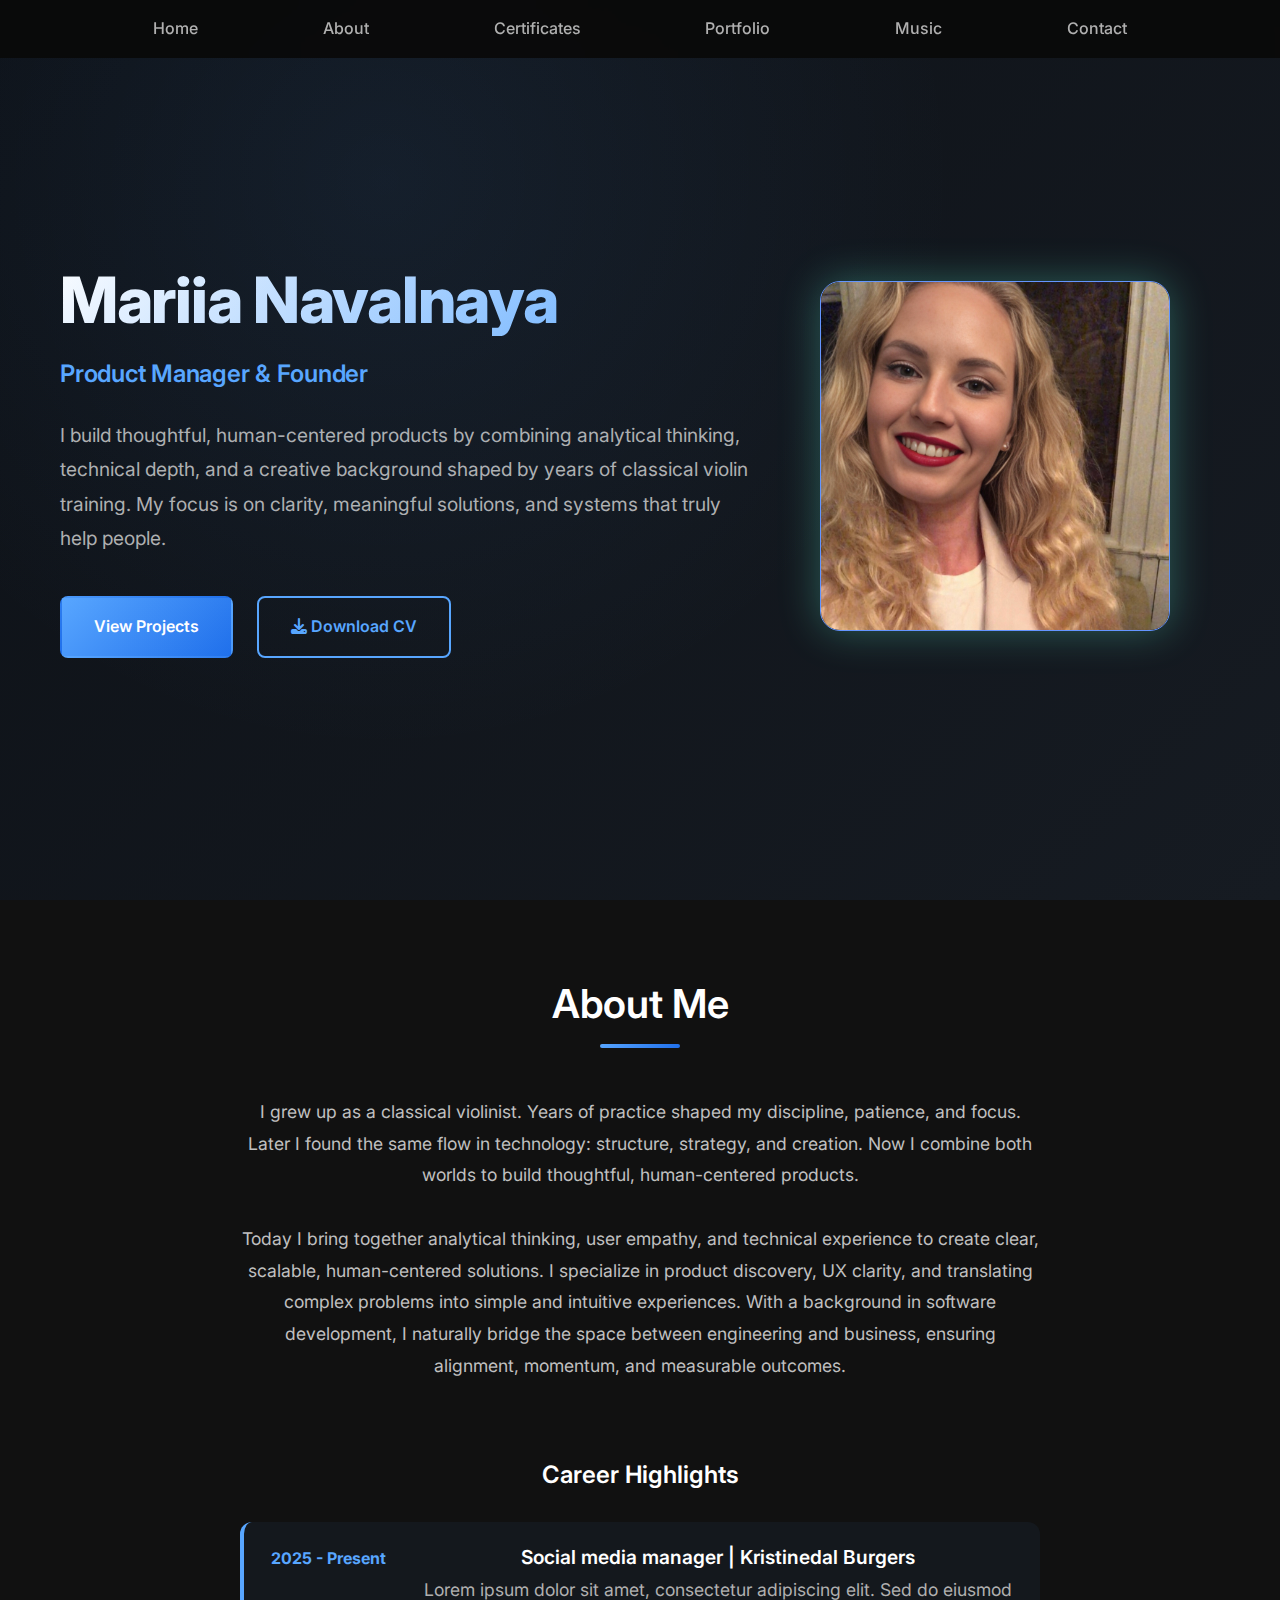
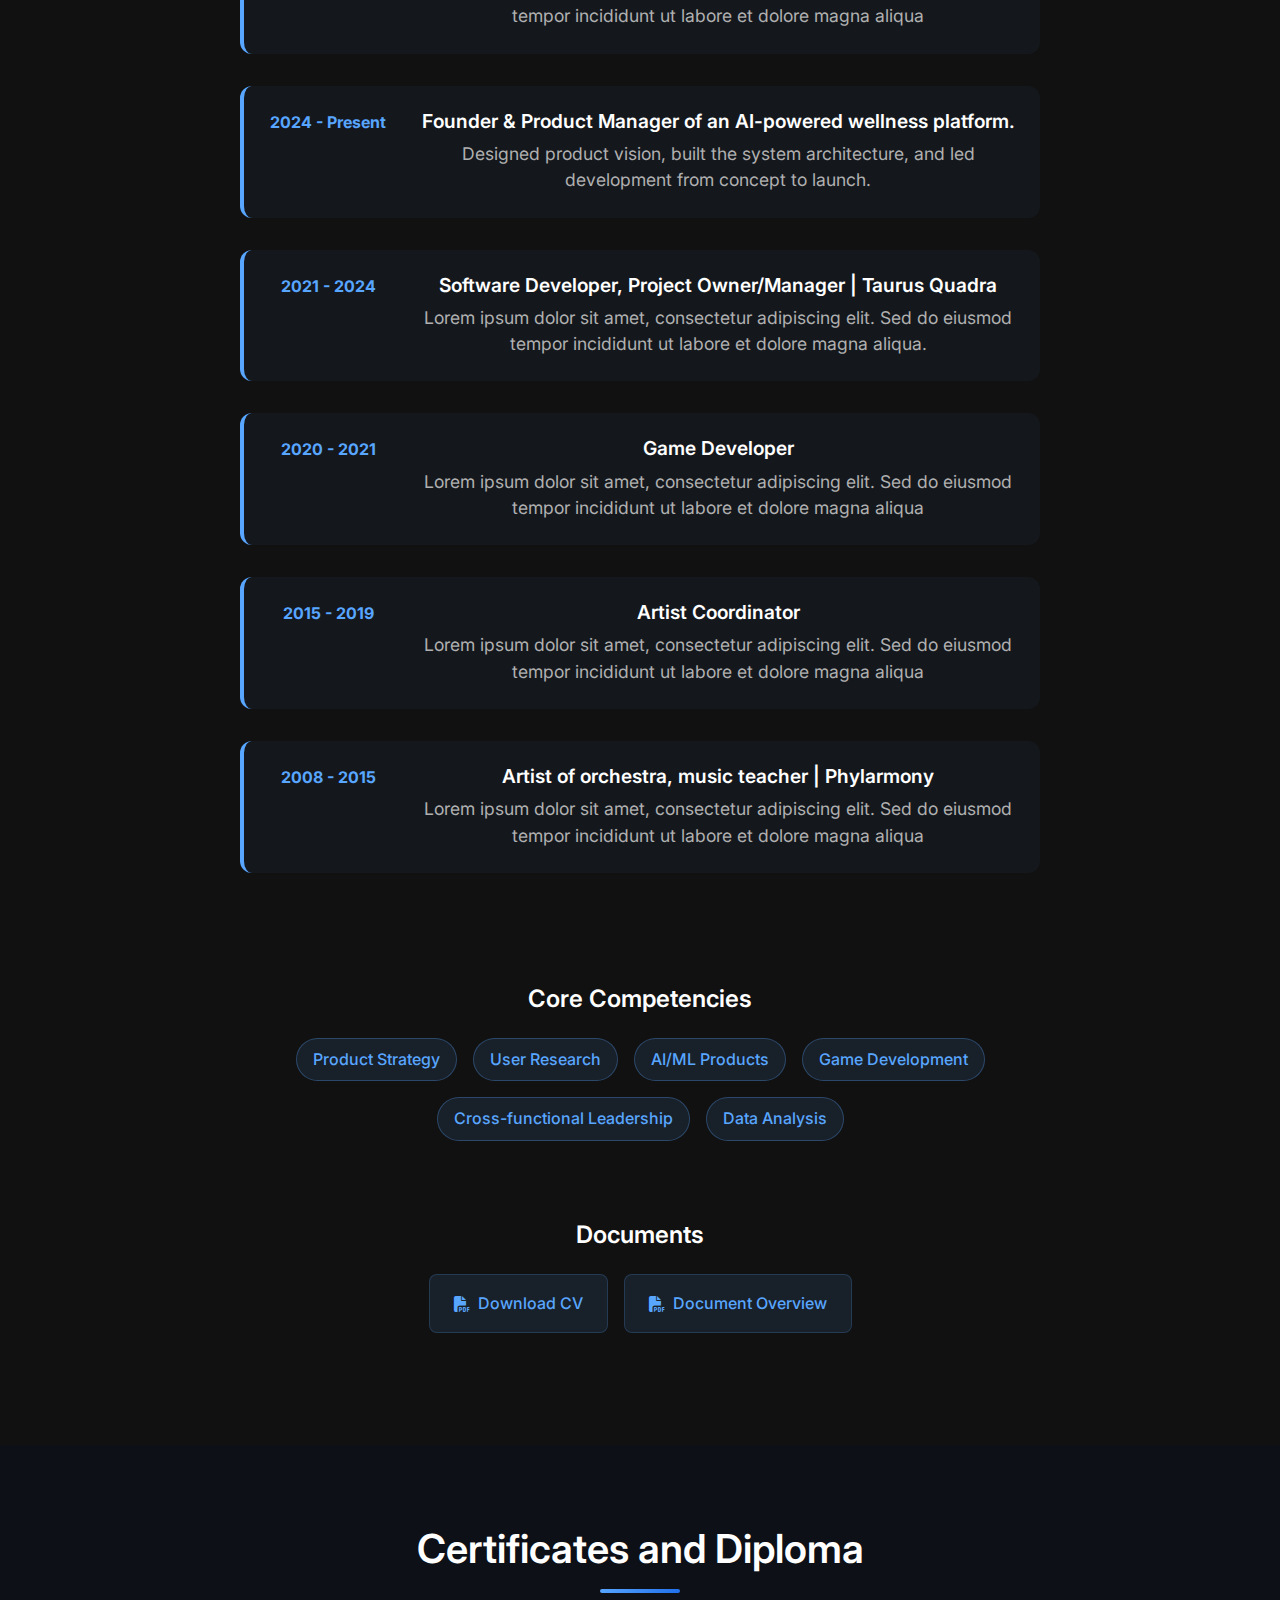
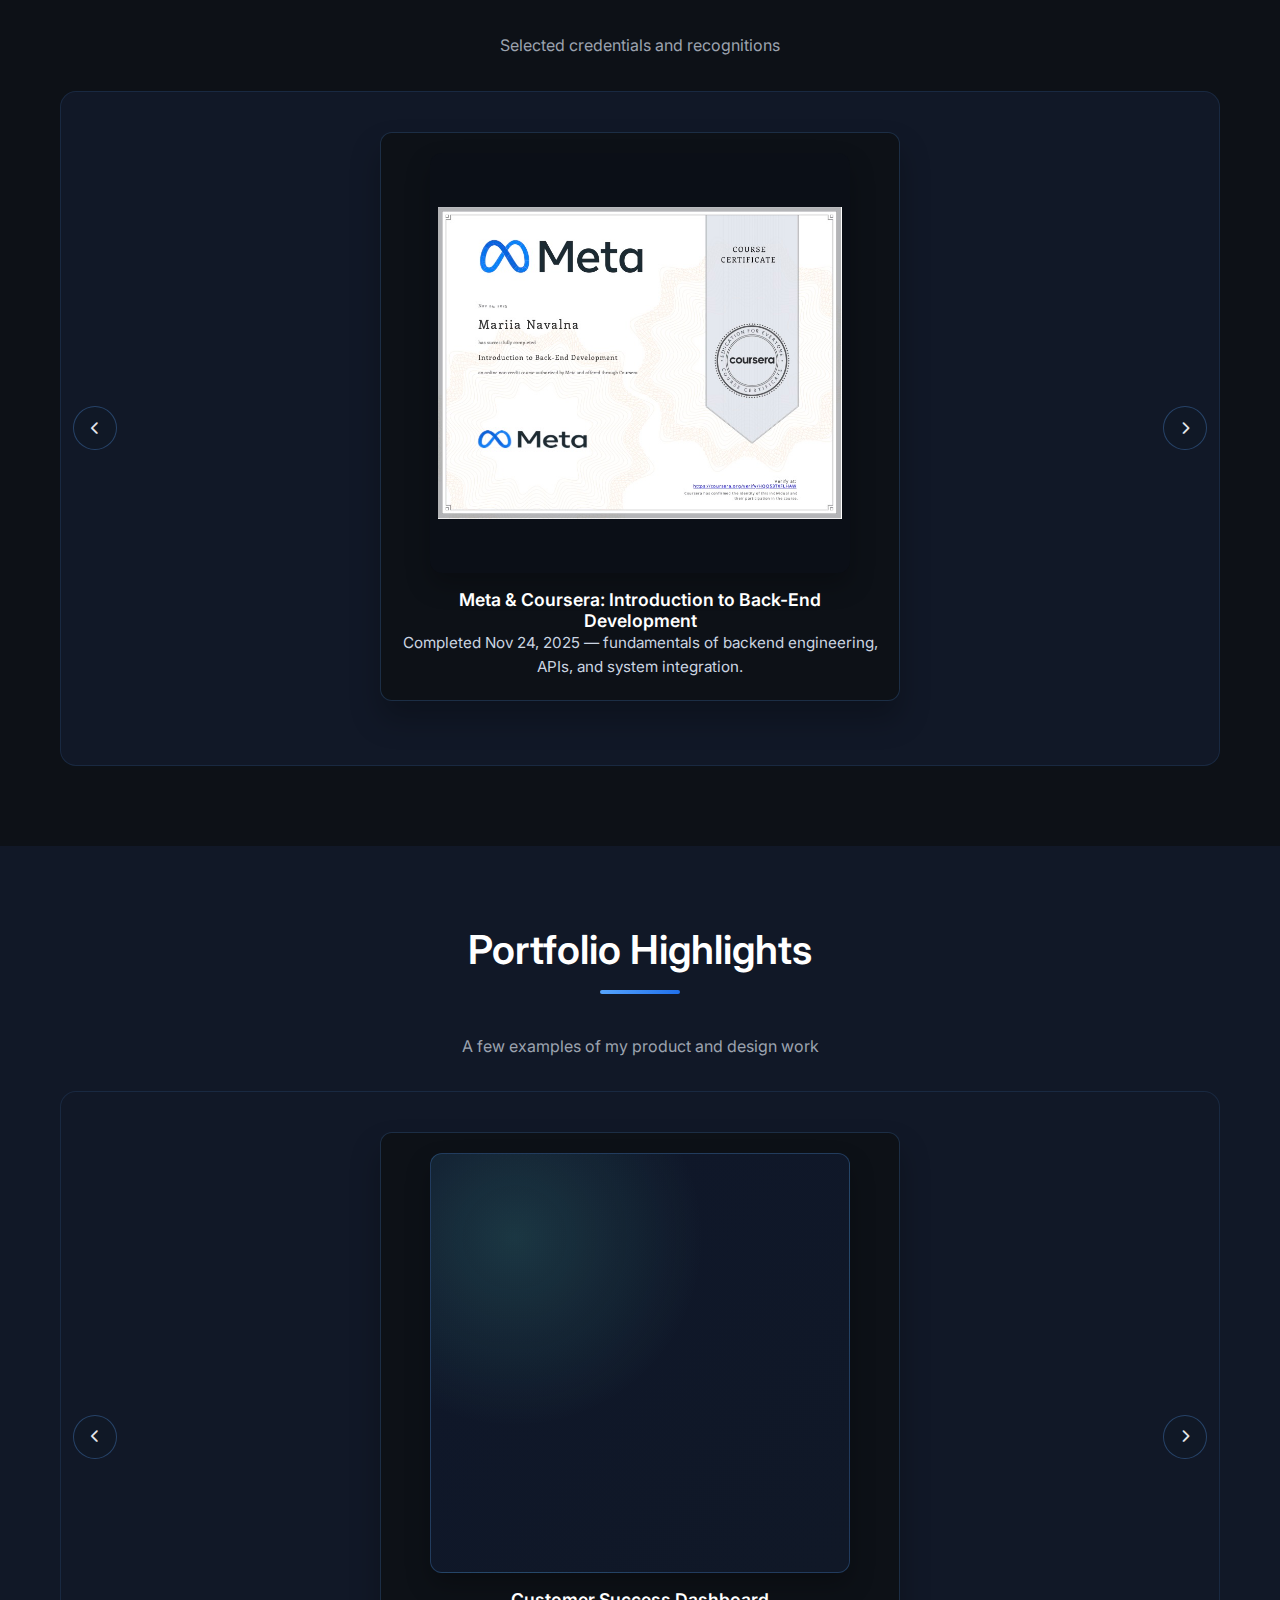
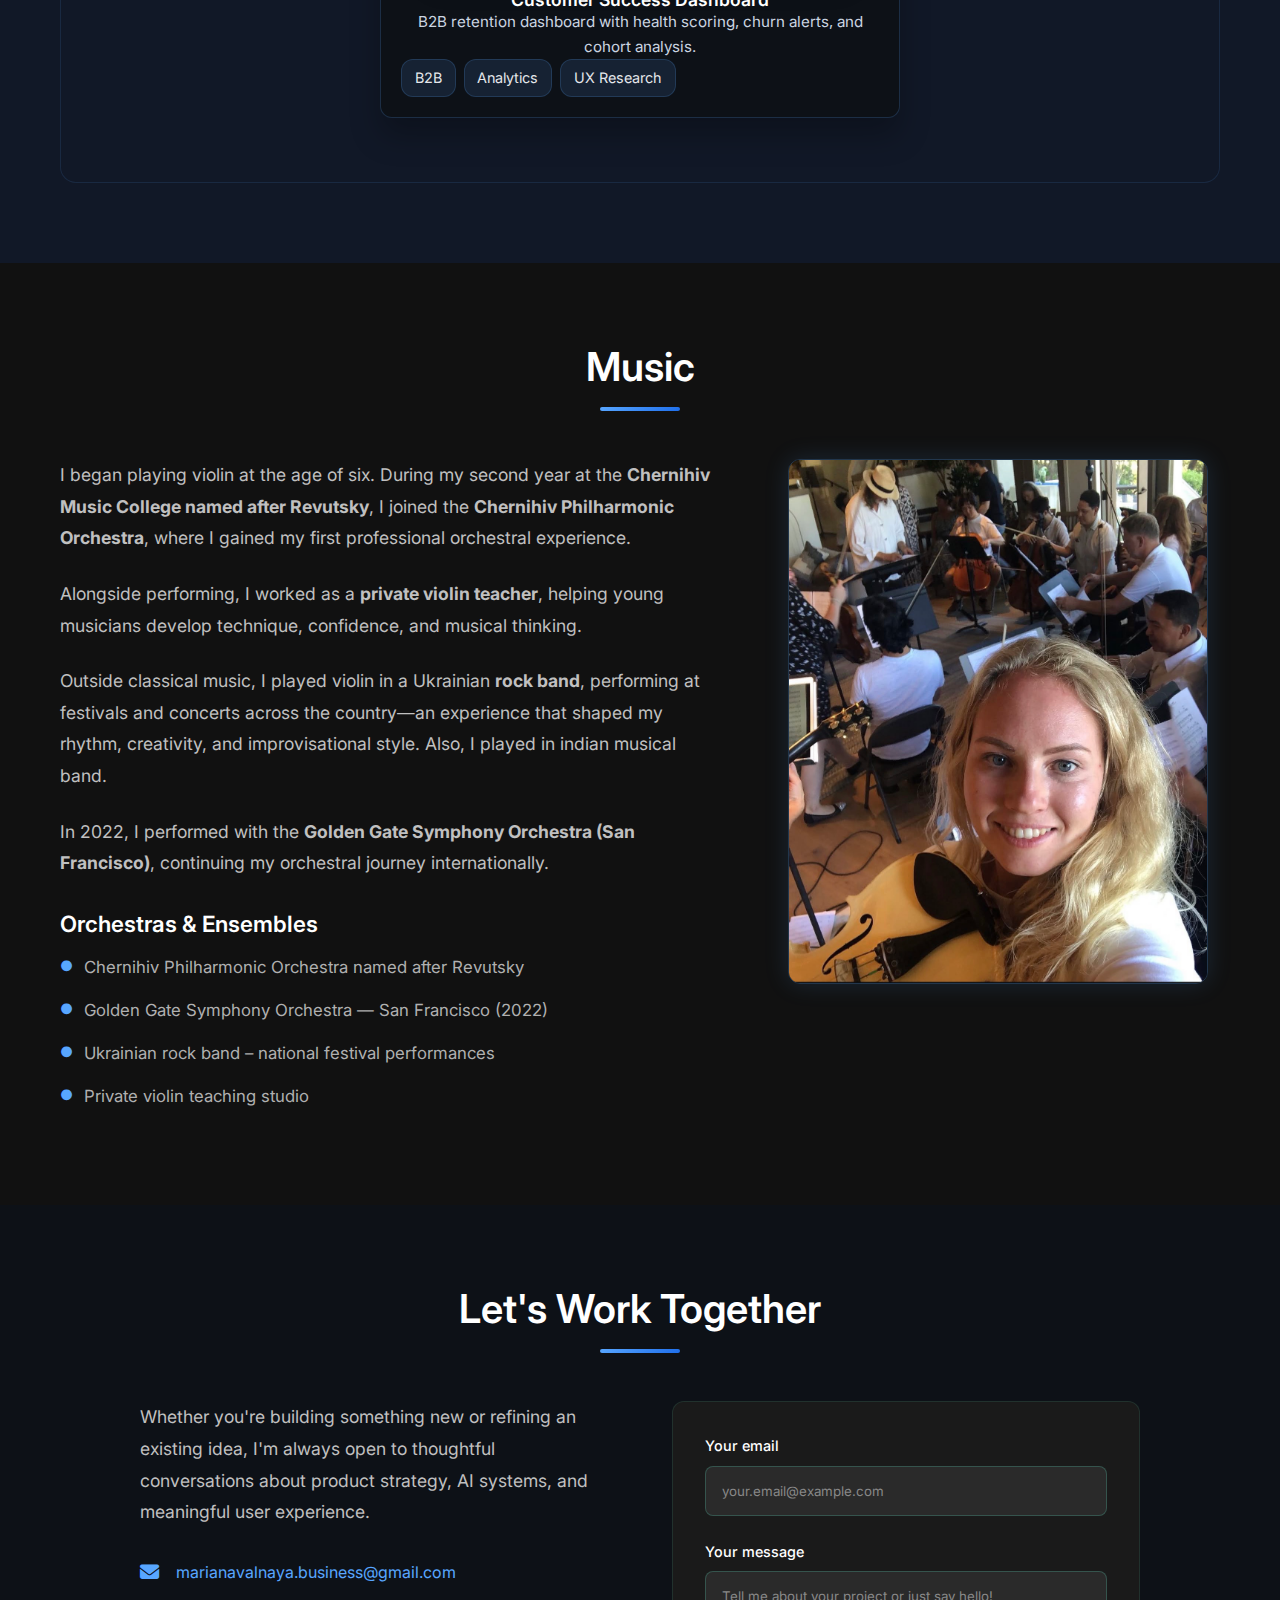
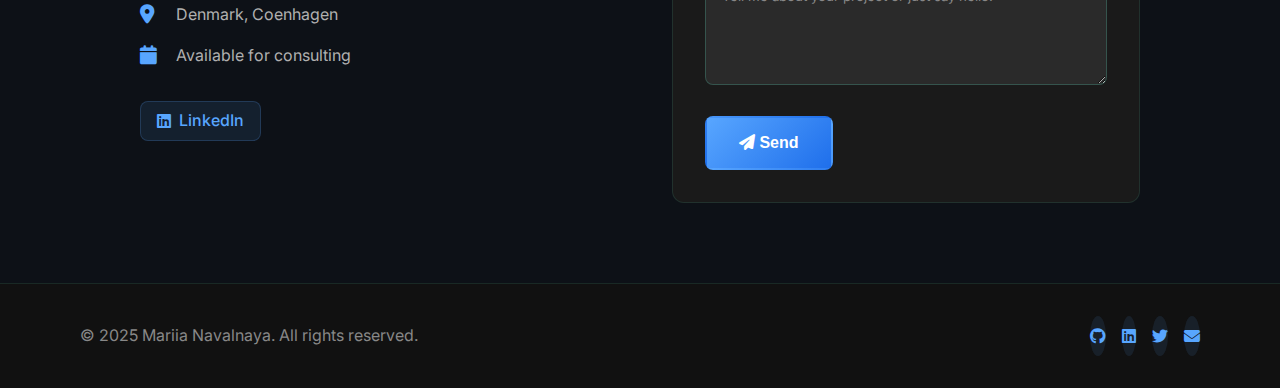
<file: index.html>
<!DOCTYPE html>
<html lang="en">
<head>
    <meta charset="UTF-8">
    <meta name="viewport" content="width=device-width, initial-scale=1.0">
    <title>Mariia Navalnaya – Product Manager, Software Developer, Violonist</title>
    <meta name="description" content="Product Manager and Founder specializing in AI-driven solutions. Experienced in building scalable products and leading cross-functional teams.">
    <meta name="keywords" content="Product Manager, Founder, AI, Product Management, Tech Leadership">
    <meta name="author" content="Mariia Navalnaya">
    
    <!-- Open Graph / Facebook -->
    <meta property="og:type" content="website">
    <meta property="og:url" content="https://mariianavalnaya.github.io/">
    <meta property="og:title" content="Mariia Navalnaya – Product Manager & Founder">
    <meta property="og:description" content="Product Manager and Founder specializing in AI-driven solutions. Experienced in building scalable products and leading cross-functional teams.">
    <meta property="og:image" content="">
    <meta property="og:image" content="https://mariianavalnaya.github.io/images/profile-photo.jpg">

    <!-- Twitter -->
    <meta property="twitter:card" content="summary_large_image">
    <meta property="twitter:url" content="https://mariianavalnaya.github.io/">
    <meta property="twitter:title" content="Mariia Navalnaya – Product Manager & Founder">
    <meta property="twitter:description" content="Product Manager and Founder specializing in AI-driven solutions. Experienced in building scalable products and leading cross-functional teams.">
    <meta property="twitter:image" content="https://mariianavalnaya.github.io/images/profile-photo.jpg">
    
    <link rel="stylesheet" href="css/style.css">
    <link href="https://fonts.googleapis.com/css2?family=Inter:wght@300;400;500;600;700;800&display=swap" rel="stylesheet">
    <link rel="stylesheet" href="https://cdnjs.cloudflare.com/ajax/libs/font-awesome/6.4.0/css/all.min.css">
    <link rel="icon" type="image/x-icon" href="favicon.ico">
</head>
<body>
    <!-- Header / Navigation -->
    <header class="header">
        <nav class="nav">
            <div class="nav-brand">
                <!-- <a href="#home">Mariia Navalnaya</a> -->
            </div>
            <div class="nav-menu" id="nav-menu">
                <ul class="nav-list">
                    <li class="nav-item">
                        <a href="#home" class="nav-link">Home</a>
                    </li>
                    <li class="nav-item">
                        <a href="#about" class="nav-link">About</a>
                    </li>
                    <li class="nav-item">
                        <a href="#certificates" class="nav-link">Certificates</a>
                    </li>
                    <li class="nav-item">

                        <a href="#portfolio" class="nav-link">Portfolio</a>
                    </li>
                    <li class="nav-item">
                        <a href="#music" class="nav-link">Music</a>
                    </li>
                    <li class="nav-item">
                        <a href="#contact" class="nav-link">Contact</a>
                    </li>
                </ul>
            </div>
            <div class="nav-toggle" id="nav-toggle">
                <i class="fas fa-bars"></i>
            </div>
        </nav>
    </header>

    <!-- Hero Section -->
    <section id="home" class="hero">
        <div class="hero-container">
            <div class="hero-content">
                <div class="hero-text">
                    <h1 class="hero-title">Mariia Navalnaya</h1>
                    <p class="hero-subtitle">Product Manager & Founder</p>
                    <p class="hero-description">
                        I build thoughtful, human-centered products by combining analytical thinking, technical depth, 
    and a creative background shaped by years of classical violin training. My focus is on clarity, 
    meaningful solutions, and systems that truly help people.
                    </p>
                    <div class="hero-buttons">
                        <a href="#projects" class="btn btn-primary">View Projects</a>
                        <a href="/documents/cv.pdf" class="btn btn-secondary" download>
                            <i class="fas fa-download"></i> Download CV
                        </a>
                    </div>
                </div>
                <div class="hero-image">
                    <img src="images/maria-photo.jpg" alt="Mariia Navalnaya - Product Manager" class="profile-photo">

                </div>
            </div>
        </div>
    </section>

    <!-- About Section -->
    <section id="about" class="about">
        <div class="container">
            <h2 class="section-title">About Me</h2>
            <div class="about-content">
                <div class="about-text">
                    <p>
                        I grew up as a classical violinist.
Years of practice shaped my discipline, patience, and focus.
Later I found the same flow in technology: structure, strategy, and creation.
Now I combine both worlds to build thoughtful, human-centered products.
                    </p>
                    <p>
                        Today I bring together analytical thinking, user empathy, and technical experience 
                        to create clear, scalable, human-centered solutions. I specialize in product discovery, 
                        UX clarity, and translating complex problems into simple and intuitive experiences. 
                        With a background in software development, I naturally bridge the space between 
                        engineering and business, ensuring alignment, momentum, and measurable outcomes.
                    </p>
                    </p>
                    
                    
                    <div class="timeline">
                        <h3>Career Highlights</h3>
                        <!-- timeline 1 -->
                        <div class="timeline-item">
                            <div class="timeline-year">2025 - Present</div>
                            <div class="timeline-content">
                                <h4>Social media manager | Kristinedal Burgers</h4>
                                <p>Lorem ipsum dolor sit amet, consectetur adipiscing elit. Sed do eiusmod tempor incididunt ut labore et dolore magna aliqua</p>
                            </div>
                        </div>
  <!-- timeline 1 -->
  <div class="timeline-item">
    <div class="timeline-year">2024 - Present</div>
    <div class="timeline-content">
        <h4>Founder & Product Manager of an AI-powered wellness platform.</h4>
        <p>Designed product vision, 
            built the system architecture, and led development from concept to launch.</p>
    </div>
</div>

                        <!-- timeline 2 -->
                        <div class="timeline-item">
                            <div class="timeline-year">2021 - 2024</div>
                            <div class="timeline-content">
                                <h4>Software Developer, Project Owner/Manager | Taurus Quadra</h4>
                                <p>Lorem ipsum dolor sit amet, consectetur adipiscing elit. Sed do eiusmod tempor incididunt ut labore et dolore magna aliqua.</p>
                            </div>
                        </div>
                        <!-- timeline 3 -->
                        <div class="timeline-item">
                            <div class="timeline-year">2020 - 2021</div>
                            <div class="timeline-content">
                                <h4>Game Developer</h4>
                                <p>Lorem ipsum dolor sit amet, consectetur adipiscing elit. Sed do eiusmod tempor incididunt ut labore et dolore magna aliqua</p>
                            </div>
                        </div>
<!-- timeline 4 -->
                        <div class="timeline-item">
                            <div class="timeline-year">2015 - 2019</div>
                            <div class="timeline-content">
                                <h4>Artist Coordinator</h4>
                                <p>Lorem ipsum dolor sit amet, consectetur adipiscing elit. Sed do eiusmod tempor incididunt ut labore et dolore magna aliqua</p>
                            </div>
                        </div>
<!-- timeline 5 -->
                        <div class="timeline-item">
                            <div class="timeline-year">2008 - 2015</div>
                            <div class="timeline-content">
                                <h4>Artist of orchestra, music teacher | Phylarmony</h4>
                                <p>Lorem ipsum dolor sit amet, consectetur adipiscing elit. Sed do eiusmod tempor incididunt ut labore et dolore magna aliqua</p>
                            </div>
                        </div>

                    </div>

                    <div class="skills">
                        <h3>Core Competencies</h3>
                        <div class="skills-grid">
                            <span class="skill-tag">Product Strategy</span>
                            <span class="skill-tag">User Research</span>
                            <span class="skill-tag">AI/ML Products</span>
                            <span class="skill-tag">Game Development</span>
                            <span class="skill-tag">Cross-functional Leadership</span>
                            <span class="skill-tag">Data Analysis</span>
                        </div>
                    </div>

                    <div class="documents">
                        <h3>Documents</h3>
                        <div class="document-links">
                            <a href="documents/cv.pdf" class="document-link" download>
                                <i class="fas fa-file-pdf"></i> Download CV
                            </a>
                            <a href="documents/portfolio.pdf" class="document-link" download>
                                <i class="fas fa-file-pdf"></i> Document Overview
                            </a>
                        </div>
                    </div>
                </div>
            </div>
        </div>
    </section>

    <!-- Certificates Carousel -->
    <section id="certificates" class="carousel-section">
        <div class="container">
            <div class="section-header">
                <h2 class="section-title">Certificates and Diploma</h2>
                <p class="section-subtitle">Selected credentials and recognitions</p>
            </div>

            <div class="carousel" data-carousel="certificates">
                <button class="carousel-control prev" aria-label="Previous certificate">
                    <i class="fas fa-chevron-left"></i>
                </button>

                <div class="carousel-track">
                    <!-- 1 -->
                    <article class="carousel-slide">
                        <div class="carousel-media image-card">
                            <img src="images/Coursera-meta-backend.jpg" alt="Meta & Coursera Certificate - Introduction to Back-End Development">
                            <div class="image-caption">
                                <h3>Meta & Coursera: Introduction to Back-End Development</h3>
                                <p>Completed Nov 24, 2025 — fundamentals of backend engineering, APIs, and system integration.</p>
                            </div>
                        </div>
                    </article>

                    <article class="carousel-slide">
                        <div class="carousel-media image-card">
                            <img src="images/Coursera-meta-backend.jpg" alt="Meta & Coursera Certificate - Introduction to Back-End Development">
                            <div class="image-caption">
                                <h3>Meta & Coursera: Introduction to Back-End Development</h3>
                                <p>Completed Nov 24, 2025 — fundamentals of backend engineering, APIs, and system integration.</p>
                            </div>
                        </div>
                    </article>

                    <article class="carousel-slide">
                        <div class="carousel-media image-card">
                            <img src="images/Coursera-meta-backend.jpg" alt="Meta & Coursera Certificate - Introduction to Back-End Development">
                            <div class="image-caption">
                                <h3>Google & Coursera: Lorem ipsum</h3>
                                <p>Completed Nov 00, 0000 — Lorem ipsum dolor sit amet consectetur, adipisicing elit.</p>
                            </div>
                        </div>
                    </article>

                    <article class="carousel-slide">
                        <div class="carousel-media image-card">
                            <img src="images/Coursera-meta-backend.jpg" alt="Meta & Coursera Certificate - Introduction to Back-End Development">
                            <div class="image-caption">
                                <h3>Michigan Univercsity & Coursera: Game Development</h3>
                                <p>Completed Nov 00, 0000 — Lorem ipsum dolor sit amet consectetur, adipisicing elit.</p>
                            </div>
                        </div>
                    </article>

                    <article class="carousel-slide">
                        <div class="carousel-media image-card">
                            <img src="images/Coursera-meta-backend.jpg" alt="Meta & Coursera Certificate - Introduction to Back-End Development">
                            <div class="image-caption">
                                <h3>Michigan Univercsity & Coursera: Game Development</h3>
                                <p>Completed Nov 00, 0000 — Lorem ipsum dolor sit amet consectetur, adipisicing elit.</p>
                            </div>
                        </div>
                    </article>
                  
                </div>

                <button class="carousel-control next" aria-label="Next certificate">
                    <i class="fas fa-chevron-right"></i>
                </button>

                <div class="carousel-dots" aria-label="Certificate slides"></div>
            </div>
        </div>
    </section>

    <!-- Portfolio Carousel -->
    <section id="portfolio" class="carousel-section">
        <div class="container">
            <div class="section-header">
                <h2 class="section-title">Portfolio Highlights</h2>
                <p class="section-subtitle">A few examples of my product and design work</p>
            </div>

            <div class="carousel" data-carousel="portfolio">
                <button class="carousel-control prev" aria-label="Previous portfolio item">
                    <i class="fas fa-chevron-left"></i>
                </button>

                <div class="carousel-track">
                    <article class="carousel-slide">
                        <div class="carousel-media image-card">
                            <div class="mock-thumb gradient-4"></div>
                            <div class="image-caption">
                                <h3>Customer Success Dashboard</h3>
                                <p>B2B retention dashboard with health scoring, churn alerts, and cohort analysis.</p>
                                <div class="pill-row">
                                    <span class="pill">B2B</span>
                                    <span class="pill">Analytics</span>
                                    <span class="pill">UX Research</span>
                                </div>
                            </div>
                        </div>
                    </article>

                    <article class="carousel-slide">
                        <div class="carousel-media image-card">
                            <div class="mock-thumb gradient-5"></div>
                            <div class="image-caption">
                                <h3>Wellness Companion App</h3>
                                <p>Personalized wellness app with AI-guided plans and guided onboarding experiments.</p>
                                <div class="pill-row">
                                    <span class="pill">iOS/Android</span>
                                    <span class="pill">AI</span>
                                    <span class="pill">Go-to-market</span>
                                </div>
                            </div>
                        </div>
                    </article>

                    <article class="carousel-slide">
                        <div class="carousel-media image-card">
                            <div class="mock-thumb gradient-6"></div>
                            <div class="image-caption">
                                <h3>Marketplace Revamp</h3>
                                <p>Re-architected two-sided marketplace experience, improving conversion and trust signals.</p>
                                <div class="pill-row">
                                    <span class="pill">Marketplace</span>
                                    <span class="pill">Conversion</span>
                                    <span class="pill">A/B Testing</span>
                                </div>
                            </div>
                        </div>
                    </article>
                </div>

                <button class="carousel-control next" aria-label="Next portfolio item">
                    <i class="fas fa-chevron-right"></i>
                </button>

                <div class="carousel-dots" aria-label="Portfolio slides"></div>
            </div>
        </div>
    </section>

 <!-- Music Section -->
<section id="music" class="music">
    <div class="container">
        <h2 class="section-title">Music</h2>

        <div class="music-content fade-in">
            
            <div class="music-text">
                <p>
                    I began playing violin at the age of six. During my second year at the 
                    <strong>Chernihiv Music College named after Revutsky</strong>, I joined the 
                    <strong>Chernihiv Philharmonic Orchestra</strong>, where I gained my first professional orchestral experience.
                </p>

                <p>
                    Alongside performing, I worked as a <strong>private violin teacher</strong>, helping young musicians 
                    develop technique, confidence, and musical thinking.
                </p>

                <p>
                    Outside classical music, I played violin in a Ukrainian <strong>rock band</strong>, performing at festivals 
                    and concerts across the country—an experience that shaped my rhythm, creativity, and improvisational style. Also, I played in indian musical band.
                </p>

                <p>
                    In 2022, I performed with the 
                    <strong>Golden Gate Symphony Orchestra (San Francisco)</strong>, continuing my orchestral journey internationally.
                </p>

                <h3 class="music-subtitle">Orchestras & Ensembles</h3>

                <ul class="music-list">
                    <li>Chernihiv Philharmonic Orchestra named after Revutsky</li>
                    <li>Golden Gate Symphony Orchestra — San Francisco (2022)</li>
                    <li>Ukrainian rock band – national festival performances</li>
                    <li>Private violin teaching studio</li>
                </ul>
            </div>

            <div class="music-photo-wrapper">
                <img src="images/violin-photo.jpg" alt="Mariia Navalnaya playing violin" class="music-photo">
            </div>

        </div>
    </div>
</section>

    <!-- Contact Section -->
    <section id="contact" class="contact">
        <div class="container">
            <h2 class="section-title">Let's Work Together</h2>
            <div class="contact-content">
                <div class="contact-info">
                    <p class="contact-description">
                        <!-- I'm always interested in discussing new opportunities, collaborations, 
                        or just having a chat about product management and AI. Let's connect! -->
                        Whether you're building something new or refining an existing idea, 
    I'm always open to thoughtful conversations about product strategy, 
    AI systems, and meaningful user experience.
                    </p>
                    <div class="contact-details">
                        <div class="contact-item">
                            <i class="fas fa-envelope"></i>
                            <a href="mailto:mariyanavalna1991@gmail.com.com">marianavalnaya.business@gmail.com</a>
                        </div>
                        <div class="contact-item">
                            <i class="fas fa-map-marker-alt"></i>
                            <span>Denmark, Coenhagen</span>
                        </div>
                        <div class="contact-item">
                            <i class="fas fa-calendar"></i>
                            <span>Available for consulting</span>
                        </div>
                    </div>
                    
                    <!-- social links -->
  
                     <div class="social-links">
                        <a href="https://www.linkedin.com/in/mariianavalna" class="social-link" target="_blank">
                            <i class="fab fa-linkedin"></i>
                            <span>LinkedIn</span>
                        </a> 
                       <!--  <a href="#" class="social-link" target="_blank">
                            <i class="fab fa-github"></i>
                            <span>GitHub</span>
                        </a> -->
                       <!--  <a href="#" class="social-link" target="_blank">
                            <i class="fab fa-twitter"></i>
                            <span>Twitter</span>
                        </a> -->
                    </div>
                </div>
                
                <form class="contact-form" id="contact-form" action="https://formspree.io/f/xyzrdagb" method="POST">
                    <div class="form-group">
                        <label for="email">Your email</label>
                        <input type="email" id="email" name="email" placeholder="your.email@example.com" required>
                        <span class="error-message" id="email-error"></span>
                    </div>
                    <div class="form-group">
                        <label for="message">Your message</label>
                        <textarea id="message" name="message" placeholder="Tell me about your project or just say hello!" rows="5" required></textarea>
                        <span class="error-message" id="message-error"></span>
                    </div>
                    <button type="submit" class="btn btn-primary">
                        <i class="fas fa-paper-plane"></i> Send
                    </button>
                    <div class="form-success" id="form-success" style="display: none;">
                        <i class="fas fa-check-circle"></i>
                        <p>Thanks! I'll get back to you soon.</p>
                    </div>
                </form>
            </div>
        </div>
    </section>

    <!-- Footer -->
    <footer class="footer">
        <div class="container">
            <div class="footer-content">
                <div class="footer-text">
                    <p>&copy; 2025 Mariia Navalnaya. All rights reserved.</p>
                </div>
                <div class="footer-social">
                    <a href="#" class="social-link">
                        <i class="fab fa-github"></i>
                    </a>
                    <a href="#" class="social-link">
                        <i class="fab fa-linkedin"></i>
                    </a>
                    <a href="#" class="social-link">
                        <i class="fab fa-twitter"></i>
                    </a>
                    <a href="#" class="social-link">
                        <i class="fas fa-envelope"></i>
                    </a>
                </div>
            </div>
        </div>
    </footer>

    <script src="js/scripts.js?v=1.0.14"></script>

</body>
</html>
</file>
<file: css/style.css>
/* Reset and Base Styles */
html, body {
    height: 100%;
}

* {
    margin: 0;
    padding: 0;
    box-sizing: border-box;
}

html {
    scroll-behavior: smooth;
}

body {
    font-family: 'Inter', sans-serif;
    line-height: 1.6;
    color: #e8e8e8;
    background-color: #0d1117;
    overflow-x: hidden;
    font-size: 16px;
}

.container {
    max-width: 1200px;
    margin: 0 auto;
    padding: 0 20px;
}

/* Typography */
h1, h2, h3, h4, h5, h6 {
    font-weight: 600;
    line-height: 1.2;
    margin-bottom: 1rem;
}

h1 { font-size: 3.5rem; }
h2 { font-size: 2.5rem; }
h3 { font-size: 2rem; }

p {
    margin-bottom: 1rem;
    color: #b0b0b0;
}

a {
    text-decoration: none;
    color: inherit;
    transition: all 0.3s ease;
}

/* Header */
.header {
    position: fixed;
    top: 0;
    width: 100%;
     background: rgba(10, 10, 10, 0.95);
    /* background:transparent; */
    backdrop-filter: blur(10px);
    z-index: 1000;
    padding: 1rem 0;
    transition: all 0.3s ease;
}

.nav {
    display: flex;
    justify-content: space-between;
    align-items: center;
    max-width: 1200px;
    margin: 0 auto;
    padding: 0 20px;
    width: 100%;
}

.nav-brand a {
    font-size: 1.2rem;
    font-weight: 700;
    color: #ffffff;
    letter-spacing: -0.01em;
}

.nav-menu {
    flex: 1;
    display: flex;
    justify-content: center;
}

/* Nav List */
.nav-list {
    display: flex;
    list-style: none;
    gap: 2rem;
    justify-content: space-evenly;
    align-items: center;
    width: 100%;
}


.nav-link {
    color: #b0b0b0;
    font-weight: 500;
    transition: color 0.3s ease;
    position: relative;
}

.nav-link:hover,
.nav-link.active {
    color: #64ffda;
}

.nav-link::after {
    content: '';
    position: absolute;
    bottom: -5px;
    left: 0;
    width: 0;
    height: 2px;
    background: #64ffda;
    transition: width 0.3s ease;
}

.nav-link:hover::after,
.nav-link.active::after {
    width: 100%;
}

.nav-toggle {
    display: none;
    font-size: 1.5rem;
    color: #ffffff;
    cursor: pointer;
}

 /* Hero Section */
 :root {
    --header-height: 80px;
}

.hero {
    min-height: 100vh;
    padding-top: 100px; /* или 80px если твой header ниже */
    display: flex;
    align-items: center;
    background: linear-gradient(135deg, #0d1117 0%, #161b22 100%);
    position: relative;
    overflow: hidden;
} 

.hero-title {
    font-size: 4rem;
    font-weight: 800;
    color: #ffffff;
    margin-bottom: 1rem;
    background: linear-gradient(135deg, #ffffff 0%, #58a6ff 100%);
    -webkit-background-clip: text;
    color: transparent;
}

.hero::before {
    content: '';
    position: absolute;
    top: 0;
    left: 0;
    right: 0;
    bottom: 0;
    background: radial-gradient(circle at 30% 20%, rgba(88, 166, 255, 0.08) 0%, transparent 50%);
    pointer-events: none;
}

.hero-container {
    width: 100%;
    max-width: 1200px;
    margin: 0 auto;
    padding: 0 20px;
}

.hero-content {
    display: grid;
    grid-template-columns: 1fr 400px;
    gap: 4rem;
    align-items: center;
}

.hero-title {
    font-size: 4rem;
    font-weight: 800;
    color: #ffffff;
    margin-bottom: 1rem;
    background: linear-gradient(135deg, #ffffff 0%, #58a6ff 100%);
    -webkit-background-clip: text;
    -webkit-text-fill-color: transparent;
    background-clip: text;
    letter-spacing: -0.02em;
}

.hero-subtitle {
    font-size: 1.5rem;
    color: #58a6ff;
    margin-bottom: 1.5rem;
    font-weight: 600;
    letter-spacing: -0.01em;
}

.hero-description {
    font-size: 1.2rem;
    color: #b0b0b0;
    margin-bottom: 2.5rem;
    line-height: 1.8;
}

.hero-buttons {
    display: flex;
    gap: 1.5rem;
    flex-wrap: wrap;
}

.profile-photo {
    width: 350px;
    height: 350px;
   /*  border-radius: 50%; */
   border-radius: 20px;
    object-fit: cover;
   /*   border: 4px solid #64ffda;  */
     border: 1px solid #6495ff;
     box-shadow: 0 0 40px rgba(100, 255, 218, 0.3);
    transition: transform 0.3s ease, box-shadow 0.3s ease;
     
}

.profile-photo:hover {
    transform: scale(1.05);
    box-shadow: 0 0 60px rgba(100, 255, 218, 0.5);
}

/* Buttons */
.btn {
    display: inline-block;
    padding: 1rem 2rem;
    border-radius: 8px;
    font-weight: 600;
    text-align: center;
    transition: all 0.3s ease;
    border: 2px solid transparent;
    cursor: pointer;
    font-size: 1rem;
}

.btn-primary {
    background: linear-gradient(135deg, #64ffda 0%, #00bfa5 100%);
    color: #0a0a0a;
}

.btn-primary:hover {
    transform: translateY(-2px);
    box-shadow: 0 10px 25px rgba(100, 255, 218, 0.3);
}

.btn-secondary {
    background: transparent;
    color: #64ffda;
    border: 2px solid #64ffda;
}

.btn-secondary:hover {
    background: #64ffda;
    color: #0a0a0a;
    transform: translateY(-2px);
}

/* Sections */
section {
    padding: 5rem 0;
}

.section-title {
    text-align: center;
    margin-bottom: 3rem;
    color: #ffffff;
    position: relative;
}

.section-title::after {
    content: '';
    display: block;
    width: 80px;
    height: 4px;
    background: linear-gradient(135deg, #64ffda 0%, #00bfa5 100%);
    margin: 1rem auto;
    border-radius: 2px;
}

/* About Section */
.about {
    background: #111111;
}

.about-content {
    max-width: 800px;
    margin: 0 auto;
    text-align: center;
}

.about-text p {
    font-size: 1.1rem;
    margin-bottom: 2rem;
    color: #c0c0c0;
    line-height: 1.8;
}

.skills {
    margin-top: 3rem;
}

.skills h3 {
    color: #ffffff;
    margin-bottom: 1.5rem;
    font-size: 1.5rem;
}

.skills-grid {
    display: flex;
    flex-wrap: wrap;
    gap: 1rem;
    justify-content: center;
}

.skill-tag {
    background: rgba(100, 255, 218, 0.1);
    color: #64ffda;
    padding: 0.5rem 1rem;
    border-radius: 25px;
    font-weight: 500;
    border: 1px solid rgba(100, 255, 218, 0.3);
    transition: all 0.3s ease;
}

.skill-tag:hover {
    background: rgba(100, 255, 218, 0.2);
    transform: translateY(-2px);
}

/* Projects Section */
.projects {
    background: #0a0a0a;
}

.projects-grid {
    display: grid;
    grid-template-columns: repeat(auto-fit, minmax(350px, 1fr));
    gap: 2rem;
}

.project-card {
    background: #1a1a1a;
    border-radius: 12px;
    overflow: hidden;
    transition: all 0.3s ease;
    border: 1px solid rgba(100, 255, 218, 0.1);
}

.project-card:hover {
    transform: translateY(-10px);
    box-shadow: 0 20px 40px rgba(0, 0, 0, 0.3);
    border-color: rgba(100, 255, 218, 0.3);
}

.project-image {
    height: 200px;
    background: linear-gradient(135deg, #1a1a1a 0%, #2a2a2a 100%);
    display: flex;
    align-items: center;
    justify-content: center;
}

.project-placeholder {
    font-size: 3rem;
    color: #64ffda;
    opacity: 0.7;
}

.project-content {
    padding: 1.5rem;
}

.project-title {
    color: #ffffff;
    margin-bottom: 1rem;
    font-size: 1.3rem;
}

.project-description {
    color: #b0b0b0;
    margin-bottom: 1.5rem;
    line-height: 1.6;
}

.project-tech {
    display: flex;
    flex-wrap: wrap;
    gap: 0.5rem;
    margin-bottom: 1.5rem;
}

.tech-tag {
    background: rgba(100, 255, 218, 0.1);
    color: #64ffda;
    padding: 0.3rem 0.8rem;
    border-radius: 15px;
    font-size: 0.9rem;
    font-weight: 500;
}

.project-links {
    display: flex;
    gap: 1rem;
}

.project-link {
    color: #64ffda;
    font-weight: 500;
    transition: color 0.3s ease;
}

.project-link:hover {
    color: #ffffff;
}

.project-link i {
    margin-right: 0.5rem;
}

/* Publications Section */
.publications {
    background: #111111;
}

.publications-list {
    max-width: 900px;
    margin: 0 auto;
}

.publication-item {
    background: #1a1a1a;
    border-radius: 12px;
    padding: 2rem;
    margin-bottom: 2rem;
    border-left: 4px solid #64ffda;
    transition: all 0.3s ease;
}

.publication-item:hover {
    transform: translateX(10px);
    box-shadow: 0 10px 30px rgba(0, 0, 0, 0.2);
}

.publication-title {
    color: #ffffff;
    margin-bottom: 0.5rem;
    font-size: 1.3rem;
}

.publication-authors {
    color: #64ffda;
    margin-bottom: 0.5rem;
    font-weight: 500;
}

.publication-venue {
    color: #888888;
    margin-bottom: 1rem;
    font-style: italic;
}

.publication-description {
    color: #b0b0b0;
    margin-bottom: 1.5rem;
    line-height: 1.6;
}

.publication-links {
    display: flex;
    gap: 1rem;
}

.publication-link {
    color: #64ffda;
    font-weight: 500;
    transition: color 0.3s ease;
}

.publication-link:hover {
    color: #ffffff;
}

.publication-link i {
    margin-right: 0.5rem;
}

/* Contact Section */
.contact {
    background: #0a0a0a;
}

.contact-content {
    display: grid;
    grid-template-columns: 1fr 1fr;
    gap: 4rem;
    max-width: 1000px;
    margin: 0 auto;
}

.contact-description {
    font-size: 1.1rem;
    color: #c0c0c0;
    margin-bottom: 2rem;
    line-height: 1.8;
}

.contact-details {
    display: flex;
    flex-direction: column;
    gap: 1rem;
}

.contact-item {
    display: flex;
    align-items: center;
    gap: 1rem;
    color: #b0b0b0;
}

.contact-item i {
    color: #64ffda;
    font-size: 1.2rem;
    width: 20px;
}

.contact-item a {
    color: #64ffda;
    transition: color 0.3s ease;
}

.contact-item a:hover {
    color: #ffffff;
}

.contact-form {
    background: #1a1a1a;
    padding: 2rem;
    border-radius: 12px;
    border: 1px solid rgba(100, 255, 218, 0.1);
}

.form-group {
    margin-bottom: 1.5rem;
}

.form-group input,
.form-group textarea {
    width: 100%;
    padding: 1rem;
    background: #2a2a2a;
    border: 1px solid rgba(100, 255, 218, 0.2);
    border-radius: 8px;
    color: #ffffff;
    font-family: inherit;
    transition: all 0.3s ease;
}

.form-group input:focus,
.form-group textarea:focus {
    outline: none;
    border-color: #64ffda;
    box-shadow: 0 0 10px rgba(100, 255, 218, 0.2);
}

.form-group input::placeholder,
.form-group textarea::placeholder {
    color: #888888;
}

/* Footer */
.footer {
    background: #111111;
    padding: 2rem 0;
    border-top: 1px solid rgba(100, 255, 218, 0.1);
}

.footer-content {
    display: flex;
    justify-content: space-between;
    align-items: center;
    max-width: 1200px;
    margin: 0 auto;
    padding: 0 20px;
}

.footer-text p {
    color: #888888;
    margin: 0;
}

.footer-social {
    display: flex;
    gap: 1rem;
}

.social-link {
    display: flex;
    align-items: center;
    justify-content: center;
    /* width: 40px; */
    height: 40px;
    background: rgba(100, 255, 218, 0.1);
    border-radius: 50%;
    color: #64ffda;
    transition: all 0.3s ease;
}

.social-link:hover {
    background: #64ffda;
    color: #0a0a0a;
    transform: translateY(-3px);
}

/* Responsive Design */
@media (max-width: 768px) {
    .nav-menu {
        position: fixed;
        top: 80px;
        right: -100%;
        width: 100%;
        height: calc(100vh - 80px);
        background: rgba(10, 10, 10, 0.98);
        backdrop-filter: blur(20px);
        transition: right 0.3s ease;
        padding: 2rem;
    }

    .nav-menu.active {
        right: 0;
    }

    .nav-list {
        flex-direction: column;
        gap: 2rem;
        text-align: center;
    }

    .nav-toggle {
        display: block;
    }

    .hero-content {
        grid-template-columns: 1fr;
        text-align: center;
        gap: 2rem;
    }

    .hero-title {
        font-size: 2.5rem;
    }

    .profile-photo {
        width: 250px;
        height: 250px;
    }

    .hero-buttons {
        justify-content: center;
    }

    h1 { font-size: 2.5rem; }
    h2 { font-size: 2rem; }
    h3 { font-size: 1.5rem; }

    .projects-grid {
        grid-template-columns: 1fr;
    }

    .contact-content {
        grid-template-columns: 1fr;
        gap: 2rem;
    }

    .footer-content {
        flex-direction: column;
        gap: 1rem;
        text-align: center;
    }

    .skills-grid {
        justify-content: center;
    }

    section {
        padding: 3rem 0;
    }
}

@media (max-width: 480px) {
    .container {
        padding: 0 15px;
    }

    .hero-title {
        font-size: 2rem;
    }

    .hero-subtitle {
        font-size: 1.2rem;
    }

    .hero-description {
        font-size: 1rem;
    }

    .profile-photo {
        width: 200px;
        height: 200px;
    }

    .btn {
        padding: 0.8rem 1.5rem;
        font-size: 0.9rem;
    }

    .project-card,
    .publication-item,
    .contact-form {
        margin: 0 -5px;
    }

    .hero-buttons {
        flex-direction: column;
        align-items: center;
    }

    .hero-buttons .btn {
        width: 200px;
    }
}

/* Animations */
@keyframes fadeInUp {
    from {
        opacity: 0;
        transform: translateY(30px);
    }
    to {
        opacity: 1;
        transform: translateY(0);
    }
}

.fade-in {
    animation: fadeInUp 0.6s ease forwards;
}

/* Timeline Styles */
.timeline {
    margin: 3rem 0;
    padding: 2rem 0;
}

.timeline h3 {
    color: #ffffff;
    margin-bottom: 2rem;
    font-size: 1.5rem;
    text-align: center;
}

.timeline-item {
    display: flex;
    gap: 2rem;
    margin-bottom: 2rem;
    padding: 1.5rem;
    background: rgba(88, 166, 255, 0.05);
    border-radius: 12px;
    border-left: 4px solid #58a6ff;
    transition: all 0.3s ease;
}

.timeline-item:hover {
    background: rgba(88, 166, 255, 0.1);
    transform: translateX(5px);
}

.timeline-year {
    font-weight: 700;
    color: #58a6ff;
    min-width: 120px;
    font-size: 1rem;
}

.timeline-content h4 {
    color: #ffffff;
    margin-bottom: 0.5rem;
    font-size: 1.2rem;
}

.timeline-content p {
    color: #b0b0b0;
    margin: 0;
    line-height: 1.5;
}

/* Documents Section */
.documents {
    margin-top: 3rem;
    padding: 2rem 0;
}

.documents h3 {
    color: #ffffff;
    margin-bottom: 1.5rem;
    font-size: 1.5rem;
    text-align: center;
}

.document-links {
    display: flex;
    gap: 1rem;
    justify-content: center;
    flex-wrap: wrap;
}

.document-link {
    display: flex;
    align-items: center;
    gap: 0.5rem;
    padding: 1rem 1.5rem;
    background: rgba(88, 166, 255, 0.1);
    color: #58a6ff;
    border-radius: 8px;
    font-weight: 500;
    transition: all 0.3s ease;
    border: 1px solid rgba(88, 166, 255, 0.2);
}

.document-link:hover {
    background: rgba(88, 166, 255, 0.2);
    transform: translateY(-2px);
    color: #ffffff;
}

/* Carousel Sections */
.carousel-section {
    background: #0d1117;
    padding: 5rem 0;
}

.carousel-section:nth-of-type(even) {
    background: #111827;
}

.section-header {
    text-align: center;
    margin-bottom: 2rem;
}

.section-subtitle {
    color: #9ca3af;
    font-size: 1rem;
    margin-top: -0.5rem;
}

.carousel {
    position: relative;
    overflow: hidden;
    background: #111827;
    border: 1px solid rgba(88, 166, 255, 0.12);
    border-radius: 16px;
    padding: 2.5rem 1.5rem;
}

.carousel-track {
    display: grid;
    grid-auto-flow: column;
    grid-auto-columns: 100%;
    transition: transform 0.4s ease;
}

.carousel-slide {
    padding: 0 0.5rem;
}

.carousel-media {
    position: relative;
    background: linear-gradient(135deg, #111827 0%, #0d1117 100%);
    border-radius: 12px;
    padding: 2rem;
    min-height: 240px;
    border: 1px solid rgba(88, 166, 255, 0.16);
    box-shadow: 0 18px 30px rgba(0, 0, 0, 0.25);
    color: #e5e7eb;
    display: flex;
    flex-direction: column;
    gap: 0.75rem;
}

.carousel-media.image-card {
    padding: 1.25rem;
    overflow: hidden;
    background: #0d1117;
    border: 1px solid rgba(88, 166, 255, 0.2);
    gap: 1rem;
    align-items: center;
    text-align: center;
    max-width: 520px;
    margin: 0 auto;
}

.carousel-media.image-card img {
    display: block;
    width: 90%;
    max-width: 420px;
    aspect-ratio: 1 / 1;
    height: auto;
    margin: 0 auto;
    object-fit: contain;
    border-radius: 12px;
    box-shadow: 0 12px 24px rgba(0,0,0,0.25);
    background: #0b0f17;
    padding: 0.5rem;
}

.image-caption h3 {
    color: #ffffff;
    margin: 0 0 0.35rem 0;
    font-size: 1.1rem;
}

.image-caption p {
    color: #cbd5e1;
    margin: 0;
    line-height: 1.5;
    font-size: 0.95rem;
}

.mock-thumb {
    width: 90%;
    max-width: 420px;
    aspect-ratio: 1 / 1;
    border-radius: 12px;
    margin: 0 auto;
    border: 1px solid rgba(88, 166, 255, 0.25);
    box-shadow: 0 12px 24px rgba(0,0,0,0.25);
}

.carousel-media h3 {
    color: #ffffff;
    margin: 0;
}

.carousel-media p {
    color: #cbd5e1;
    margin: 0;
    line-height: 1.6;
}

.carousel-control {
    position: absolute;
    top: 50%;
    transform: translateY(-50%);
    width: 44px;
    height: 44px;
    border-radius: 50%;
    border: 1px solid rgba(88, 166, 255, 0.3);
    background: rgba(17, 24, 39, 0.9);
    color: #e5e7eb;
    cursor: pointer;
    display: grid;
    place-items: center;
    transition: all 0.3s ease;
    z-index: 2;
}

.carousel-control:hover {
    background: #58a6ff;
    color: #0d1117;
    box-shadow: 0 10px 20px rgba(88, 166, 255, 0.25);
}

.carousel-control.prev { left: 12px; }
.carousel-control.next { right: 12px; }

.carousel-dots {
    display: flex;
    gap: 0.5rem;
    justify-content: center;
    margin-top: 1.5rem;
}

.carousel-dot {
    width: 10px;
    height: 10px;
    border-radius: 50%;
    background: rgba(88, 166, 255, 0.3);
    border: none;
    cursor: pointer;
    transition: all 0.3s ease;
}

.carousel-dot.active {
    background: #58a6ff;
    transform: scale(1.1);
}

.badge {
    display: inline-flex;
    align-items: center;
    gap: 0.35rem;
    padding: 0.35rem 0.7rem;
    border-radius: 999px;
    background: rgba(88, 166, 255, 0.16);
    color: #58a6ff;
    font-weight: 600;
    font-size: 0.85rem;
    width: fit-content;
}

.pill-row {
    display: flex;
    gap: 0.5rem;
    flex-wrap: wrap;
    margin-top: auto;
}

.pill {
    background: rgba(88, 166, 255, 0.12);
    color: #e5e7eb;
    padding: 0.4rem 0.8rem;
    border-radius: 12px;
    font-size: 0.9rem;
    border: 1px solid rgba(88, 166, 255, 0.18);
}

.gradient-1 { background: radial-gradient(circle at 20% 20%, rgba(88,166,255,0.15), transparent 40%), linear-gradient(135deg, #0f172a 0%, #0b1220 100%); }
.gradient-2 { background: radial-gradient(circle at 80% 30%, rgba(16,185,129,0.15), transparent 40%), linear-gradient(135deg, #0c1721 0%, #0b1119 100%); }
.gradient-3 { background: radial-gradient(circle at 50% 80%, rgba(236,72,153,0.15), transparent 40%), linear-gradient(135deg, #17111f 0%, #0f0b14 100%); }
.gradient-4 { background: radial-gradient(circle at 20% 20%, rgba(94,234,212,0.15), transparent 40%), linear-gradient(135deg, #0f172a 0%, #101827 100%); }
.gradient-5 { background: radial-gradient(circle at 60% 20%, rgba(250,204,21,0.15), transparent 40%), linear-gradient(135deg, #1f1a0f 0%, #0f0f0b 100%); }
.gradient-6 { background: radial-gradient(circle at 30% 80%, rgba(94,234,212,0.15), transparent 40%), linear-gradient(135deg, #0f172a 0%, #0b1220 100%); }


/* Project Metrics */
.project-metrics {
    display: flex;
    gap: 2rem;
    margin-bottom: 1.5rem;
    padding: 1rem 0;
}

.metric {
    text-align: center;
}

.metric-number {
    display: block;
    font-size: 1.5rem;
    font-weight: 700;
    color: #58a6ff;
    margin-bottom: 0.25rem;
}

.metric-label {
    font-size: 0.9rem;
    color: #888888;
    font-weight: 500;
}

/* Projects CTA */
.projects-cta {
    text-align: center;
    margin-top: 3rem;
    padding: 2rem;
    background: rgba(88, 166, 255, 0.05);
    border-radius: 12px;
    border: 1px solid rgba(88, 166, 255, 0.1);
}

.projects-cta p {
    color: #b0b0b0;
    margin-bottom: 1.5rem;
    font-size: 1.1rem;
}

/* Writing Section */
.writing {
    background: #161b22;
}

.writing-intro {
    text-align: center;
    margin-bottom: 3rem;
    max-width: 600px;
    margin-left: auto;
    margin-right: auto;
}

.writing-intro p {
    font-size: 1.1rem;
    color: #b0b0b0;
    line-height: 1.7;
}

.writing-grid {
    display: grid;
    grid-template-columns: repeat(auto-fit, minmax(350px, 1fr));
    gap: 2rem;
    margin-bottom: 3rem;
}

.writing-item {
    background: #21262d;
    border-radius: 12px;
    padding: 2rem;
    border: 1px solid rgba(88, 166, 255, 0.1);
    transition: all 0.3s ease;
}

.writing-item:hover {
    transform: translateY(-5px);
    border-color: rgba(88, 166, 255, 0.3);
    box-shadow: 0 10px 30px rgba(0, 0, 0, 0.2);
}

.writing-meta {
    display: flex;
    justify-content: space-between;
    align-items: center;
    margin-bottom: 1rem;
}

.writing-date {
    color: #888888;
    font-size: 0.9rem;
    font-weight: 500;
}

.writing-type {
    background: rgba(88, 166, 255, 0.1);
    color: #58a6ff;
    padding: 0.25rem 0.75rem;
    border-radius: 12px;
    font-size: 0.8rem;
    font-weight: 500;
}

.writing-title {
    margin-bottom: 1rem;
}

.writing-title a {
    color: #ffffff;
    font-size: 1.3rem;
    font-weight: 600;
    transition: color 0.3s ease;
}

.writing-title a:hover {
    color: #58a6ff;
}

.writing-excerpt {
    color: #b0b0b0;
    margin-bottom: 1.5rem;
    line-height: 1.6;
}

.writing-tags {
    display: flex;
    flex-wrap: wrap;
    gap: 0.5rem;
    margin-bottom: 1.5rem;
}

.tag {
    background: rgba(88, 166, 255, 0.1);
    color: #58a6ff;
    padding: 0.3rem 0.8rem;
    border-radius: 15px;
    font-size: 0.8rem;
    font-weight: 500;
}

.writing-links {
    display: flex;
    gap: 1rem;
}

.writing-link {
    color: #58a6ff;
    font-weight: 500;
    transition: color 0.3s ease;
    font-size: 0.9rem;
}

.writing-link:hover {
    color: #ffffff;
}

.writing-link i {
    margin-right: 0.5rem;
}

.writing-cta {
    text-align: center;
    padding: 2rem;
    background: rgba(88, 166, 255, 0.05);
    border-radius: 12px;
    border: 1px solid rgba(88, 166, 255, 0.1);
}

.writing-cta p {
    color: #b0b0b0;
    margin-bottom: 1.5rem;
    font-size: 1.1rem;
}

/* Enhanced Contact Section */
.contact {
    background: #0d1117;
}

.social-links {
    display: flex;
    gap: 1rem;
    margin-top: 2rem;
    flex-wrap: wrap;
}

.social-links .social-link {
    display: flex;
    align-items: center;
    gap: 0.5rem;
    padding: 0.75rem 1rem;
    background: rgba(88, 166, 255, 0.1);
    color: #58a6ff;
    border-radius: 8px;
    font-weight: 500;
    transition: all 0.3s ease;
    border: 1px solid rgba(88, 166, 255, 0.2);
}

.social-links .social-link:hover {
    background: rgba(88, 166, 255, 0.2);
    transform: translateY(-2px);
    color: #ffffff;
}

/* Form Enhancements */
.form-group label {
    display: block;
    color: #ffffff;
    margin-bottom: 0.5rem;
    font-weight: 500;
    font-size: 0.9rem;
}

.error-message {
    color: #f85149;
    font-size: 0.8rem;
    margin-top: 0.25rem;
    display: block;
}

.form-success {
    display: flex;
    align-items: center;
    gap: 0.5rem;
    padding: 1rem;
    background: rgba(46, 160, 67, 0.1);
    border: 1px solid rgba(46, 160, 67, 0.3);
    border-radius: 8px;
    color: #3fb950;
    margin-top: 1rem;
}

.form-success i {
    font-size: 1.2rem;
}

/* Updated Button Styles */
.btn-primary {
    background: linear-gradient(135deg, #58a6ff 0%, #1f6feb 100%);
    color: #ffffff;
}

.btn-primary:hover {
    transform: translateY(-2px);
    box-shadow: 0 10px 25px rgba(88, 166, 255, 0.3);
}

.btn-secondary {
    background: transparent;
    color: #58a6ff;
    border: 2px solid #58a6ff;
}

.btn-secondary:hover {
    background: #58a6ff;
    color: #ffffff;
    transform: translateY(-2px);
}

/* Updated Color Scheme */
.nav-link:hover,
.nav-link.active {
    color: #58a6ff;
}

.nav-link::after {
    background: #58a6ff;
}

.section-title::after {
    background: linear-gradient(135deg, #58a6ff 0%, #1f6feb 100%);
}

.skill-tag {
    background: rgba(88, 166, 255, 0.1);
    color: #58a6ff;
    border: 1px solid rgba(88, 166, 255, 0.3);
}

.skill-tag:hover {
    background: rgba(88, 166, 255, 0.2);
}

.project-card:hover {
    border-color: rgba(88, 166, 255, 0.3);
}

.project-placeholder {
    color: #58a6ff;
}

.tech-tag {
    background: rgba(88, 166, 255, 0.1);
    color: #58a6ff;
}

.project-link {
    color: #58a6ff;
}

.project-link:hover {
    color: #ffffff;
}

.contact-item i {
    color: #58a6ff;
}

.contact-item a {
    color: #58a6ff;
}

.contact-item a:hover {
    color: #ffffff;
}

.form-group input:focus,
.form-group textarea:focus {
    border-color: #58a6ff;
    box-shadow: 0 0 10px rgba(88, 166, 255, 0.2);
}

.social-link {
    background: rgba(88, 166, 255, 0.1);
    color: #58a6ff;
}

.social-link:hover {
    background: #58a6ff;
    color: #ffffff;
}

/* Scrollbar Styling */
::-webkit-scrollbar {
    width: 8px;
}

::-webkit-scrollbar-track {
    background: #161b22;
}

::-webkit-scrollbar-thumb {
    background: #58a6ff;
    border-radius: 4px;
}

::-webkit-scrollbar-thumb:hover {
    background: #1f6feb;
}

/* Music Section */
.music {
    background: #111111;
    padding: 5rem 0;
}

.music-content {
    display: grid;
    grid-template-columns: 1.5fr 1fr;
    gap: 3rem;
    align-items: flex-start;
}

.music-text p {
    font-size: 1.1rem;
    color: #c0c0c0;
    margin-bottom: 1.5rem;
    line-height: 1.8;
}

.music-subtitle {
    color: #ffffff;
    margin-top: 2rem;
    margin-bottom: 1rem;
    font-size: 1.4rem;
    text-align: left;
}

.music-list {
    list-style: none;
    padding-left: 0;
    margin-top: 1rem;
}

.music-list li {
    position: relative;
    padding-left: 1.5rem;
    margin-bottom: 1rem;
    color: #b0b0b0;
    font-size: 1.05rem;
}

.music-list li::before {
    content: "●";
    position: absolute;
    left: 0;
    color: #58a6ff;
    font-size: 0.9rem;
}

/* Right-side image */
.music-photo-wrapper {
    display: flex;
    justify-content: center;
    align-items: center;
}

.music-photo {
    width: 100%;
    max-width: 420px;
    border-radius: 12px;
    border: 1px solid rgba(88, 166, 255, 0.25);
    box-shadow: 0 0 25px rgba(88, 166, 255, 0.15);
    transition: transform 0.3s ease, box-shadow 0.3s ease;
    object-fit: cover;
}

.music-photo:hover {
    transform: scale(1.03);
    box-shadow: 0 0 40px rgba(88, 166, 255, 0.35);
}

/* Responsive */
@media (max-width: 900px) {
    .music-content {
        grid-template-columns: 1fr;
        text-align: center;
    }

    .music-photo-wrapper {
        order: -1;
        margin-bottom: 2rem;
    }

    .music-text {
        text-align: left;
    }
}

@media (max-width: 480px) {
    .music-photo {
        max-width: 300px;
    }
}
</file>
